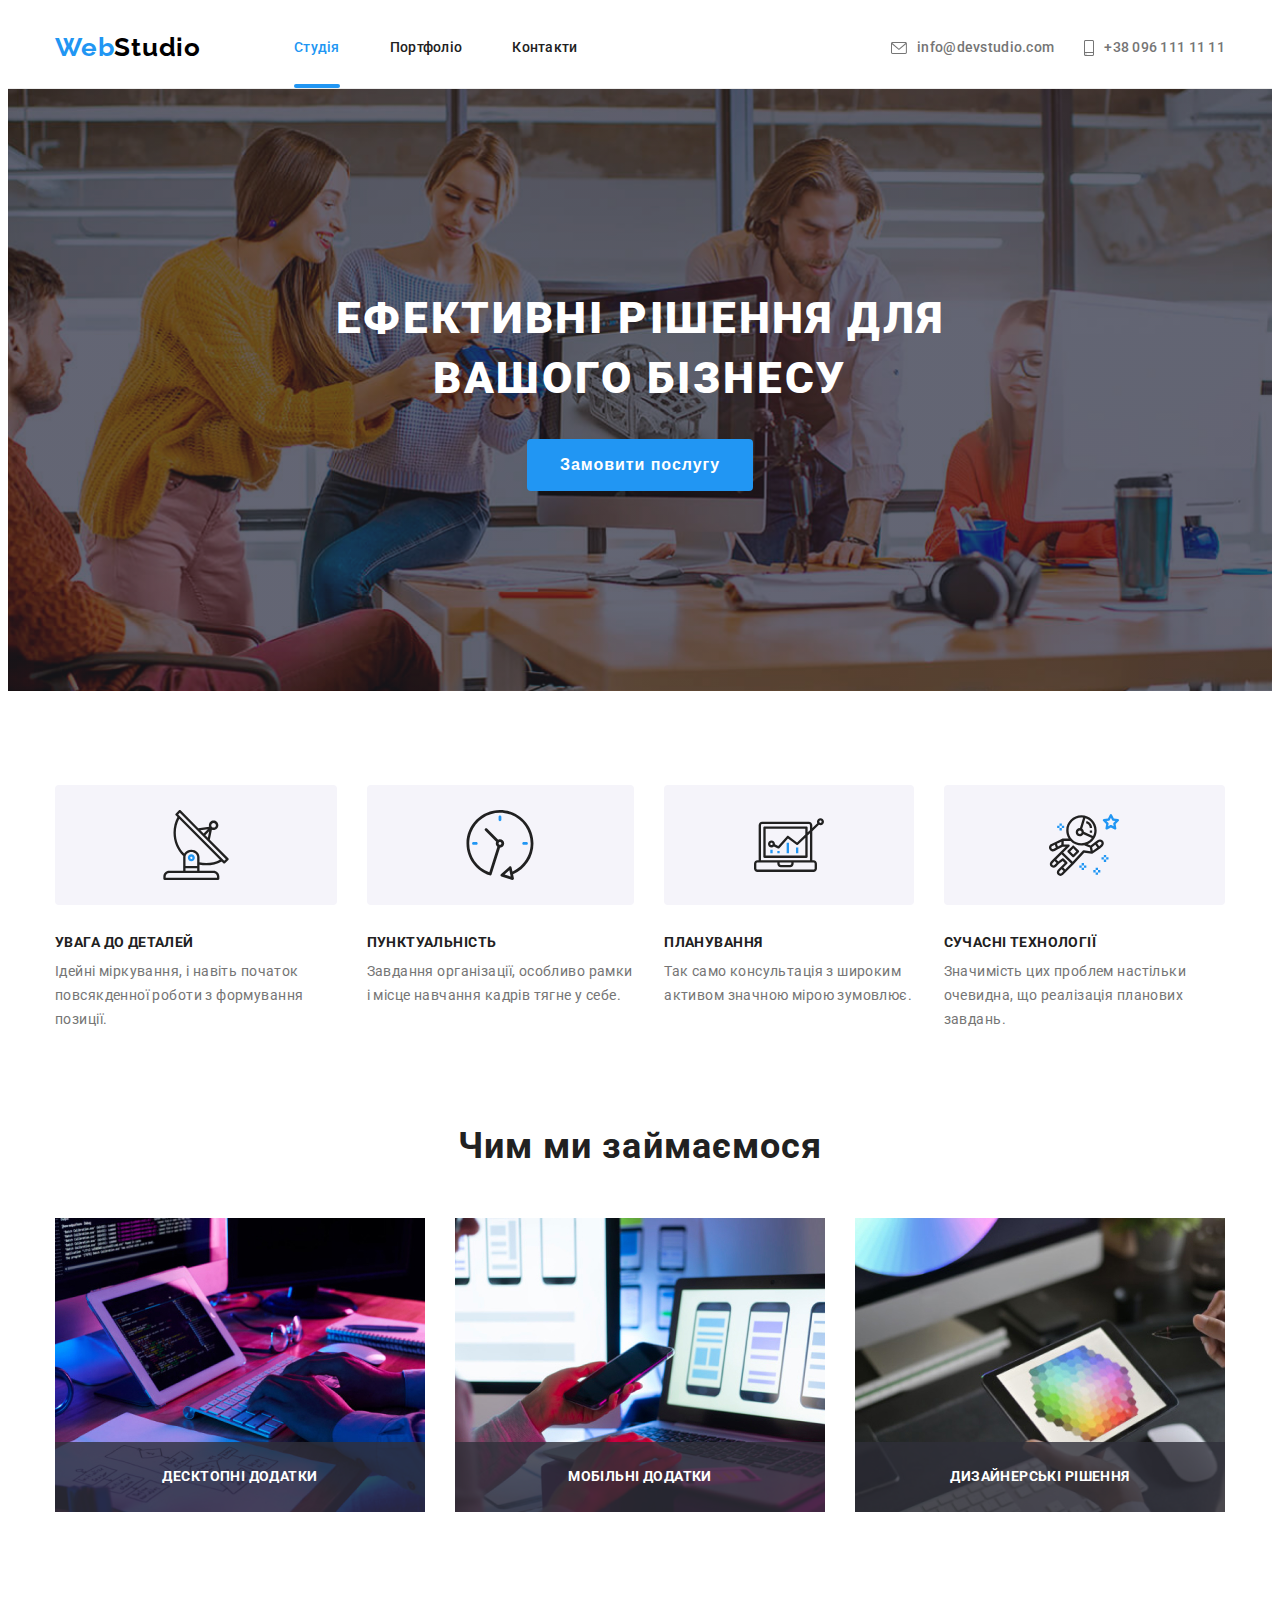
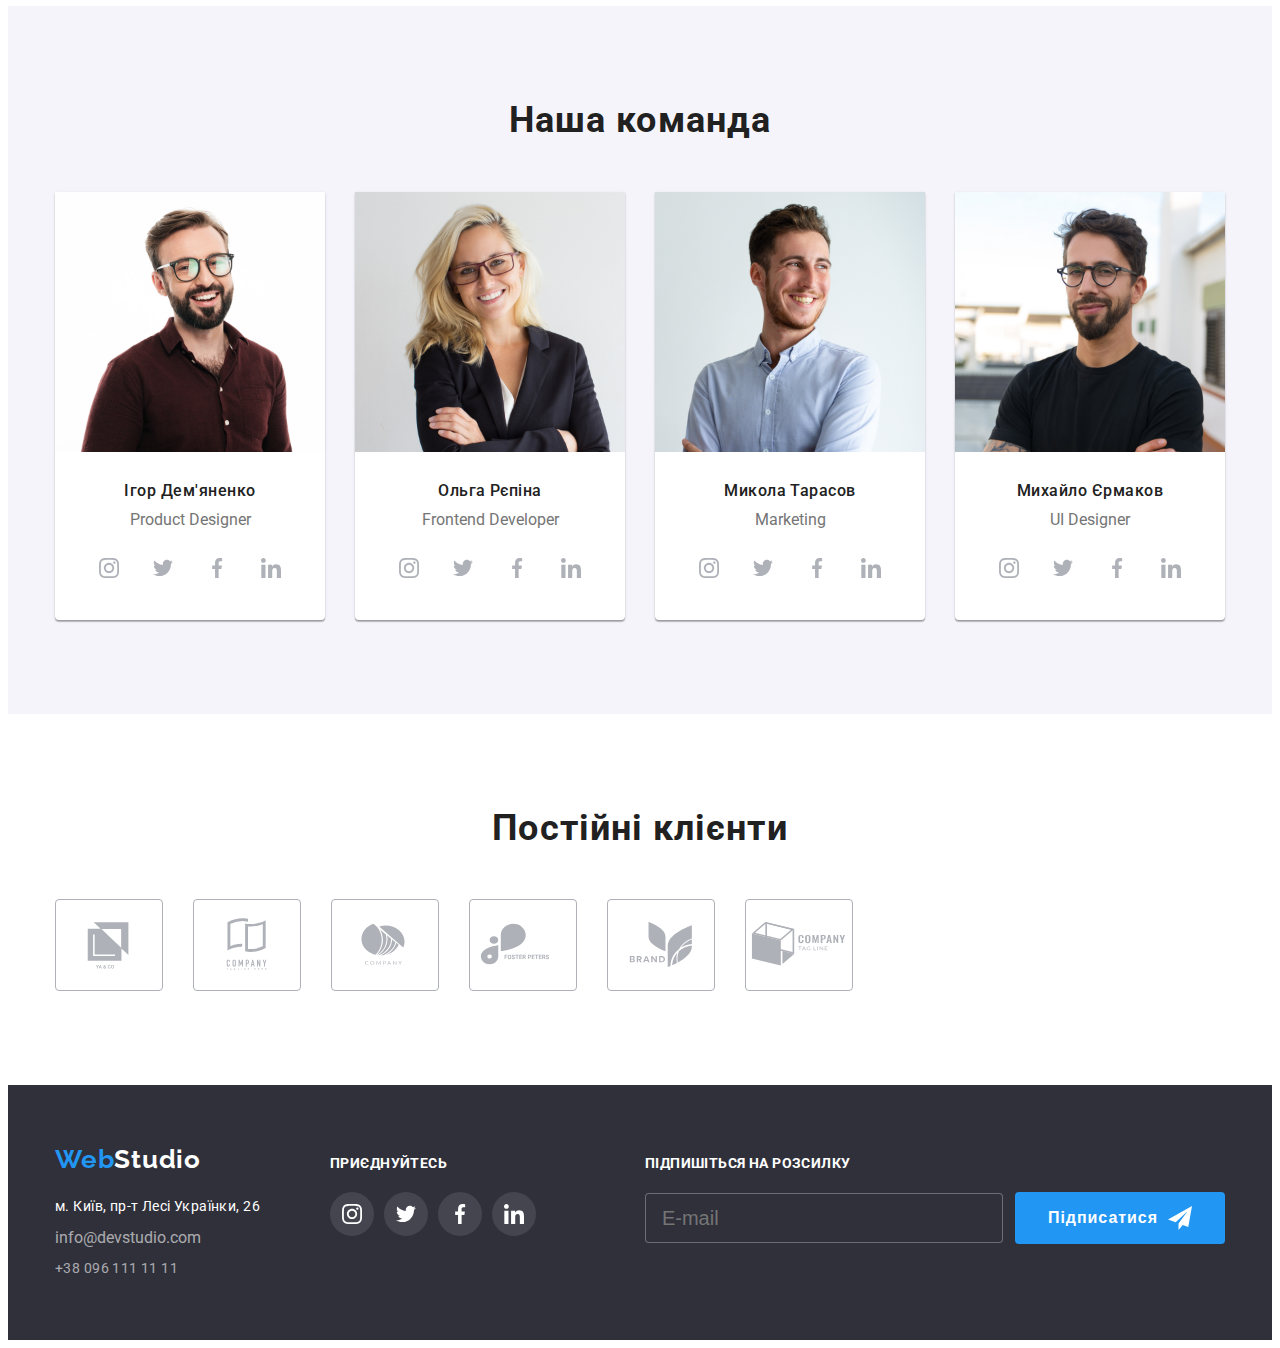
<file: index.html>
<!DOCTYPE html>
<html lang="uk">
<head>
    <meta charset="UTF-8" />
    <meta http-equiv="X-UA-Compatible" content="IE=edge" />
    <meta name="viewport" content="width=device-width, initial-scale=1.0" />
    <title>WebStudio</title>
    <link rel="preconnect" href="https://fonts.googleapis.com">
    <link rel="preconnect" href="https://fonts.gstatic.com" crossorigin>
    <link href="https://fonts.googleapis.com/css2?family=Raleway:wght@700&family=Roboto:wght@400;500;700;900&display=swap" 
    rel="stylesheet">
    <link rel="stylesheet" href="./сss/styles.css">
</head>
<body style="body">
    <header class="header">
        <div class="container header-nav">
            <nav class="main-nav">
                <a href="/" class="main-nav__logo">Web<span class="main-nav__name">Studio</span>
                </a>
                <ul class="main-nav__site list">
                    <li class="main-nav__item"><a class="main-nav__link current" href="/">Студія</a></li>
                    <li class="main-nav__item"><a class="main-nav__link" href="./portfolio.html">Портфоліо</a></li>
                    <li class="main-nav__item"><a class="main-nav__link" href="/">Контакти</a></li>
                </ul>
            </nav>
            <ul class="site-auth list">
                <li class="site-auth__item">
                    <a class="main-mail" href="mailto:info@devstudio.com">
                        <svg class="main-mail__link-icon" width="16" height="12">
                            <use href="./images/icons.svg/symbol-defs.svg#icon-envelope"></use>
                        </svg>
                        info@devstudio.com
                    </a>
                </li>
                <li class="site-auth__item">
                    <a class="main-tel tel-icon" href="tel:+380961111111">
                        <svg class="main-tel__link-icon" width="10" height="16">
                            <use href="./images/icons.svg/symbol-defs.svg#icon-smartphone"></use>
                        </svg>
                        +38 096 111 11 11
                    </a>
                </li>
            </ul>
        </div>
    </header>
    <main>
        <section class="section overlay">
            <div class="container">
                <h1 class="section__title">Ефективні рішення для вашого бізнесу</h1>
                <button class="button" data-modal-open type="button">Замовити послугу</button>
            </div>
            <!-- модальне вікно -->
            <div class="backdrop is-hidden" data-modal>
                <div class="modal">
                    <button class="main-cross" type="button" data-modal-close>
                        <svg class="cross" width="18" height="18">
                            <use href="./images/icons.svg/symbol-defs.svg#close-black-18dp"></use>
                        </svg>
                    </button>
                    <form name="form-buy" class="modal-form">
                        <p class="modal-subtitle">Залиште свої дані, ми вам передзвонимо</p>
                        <label for="user-name" class="modal-lable">Ім'я</label>
                        <div class="input-wrapper">
                            <input 
                                type="name" 
                                class="modal-input" 
                                name="user-name" 
                                id="user-name" 
                                required
                            >
                            <svg class="input-icon" width='18' height='18'>
                                <use href="./images/icons.svg/symbol-defs.svg#person"></use>
                            </svg>
                        </div>
                        <label for="user-tel" class="modal-lable">Телефон</label>
                        <div class="input-wrapper">
                            <input 
                                type="tel" 
                                class="modal-input" 
                                name="user-tel" 
                                id="user-tel"
                            >
                            <svg class="input-icon" width='18' height='18'>
                                <use href="./images/icons.svg/symbol-defs.svg#phone"></use>
                            </svg>
                        </div>
                        <label for="user-post" class="modal-lable">Пошта</label>
                        <div class="input-wrapper">
                            <input 
                                type="post" 
                                class="modal-input" 
                                name="user-post" 
                                id="user-post"
                            >
                            <svg class="input-icon" width='18' height='18'>
                                <use href="./images/icons.svg/symbol-defs.svg#email"></use>
                            </svg>
                        </div>
                        <label for="user-comment" class="modal-lable">Коментар</label>
                        <textarea 
                            name="user-comment" 
                            id="user-comment" 
                            cols="50" 
                            rows="5" 
                            placeholder="Введіть текст"
                            class="modal-textarea">
                        </textarea>
                        <div class="input-wrapper check-line">
                            <input 
                                type="checkbox" 
                                value="agree" 
                                name="checkbox-agree" 
                                class="visually-hidden"
                                id="checkbox-agree">
                            <label for="checkbox-agree" class="checkbox-agree">
                                Погоджуюся з розсилкою та приймаю&nbsp
                                <a href="/" class="modal-conditions">
                                    Умови договору
                                </a>
                            </label>
                        </div>
                        <button type="submit" class="button button-size">Відправити</button>
                    </form>
                </div>
            </div>
            <!--  -->
        </section>
        <section class="list strong">
            <div class="container">
                <h2 class="visually-hidden">Переваги</h2>
                <ul class="benefits list">
                    <li class="benefits__items">
                        <div class="benefits__antenna">
                            <svg class="antenna" width="70" height="70">
                                <use href="./images/icons.svg/symbol-defs.svg#icon-antenna"></use>
                            </svg>
                        </div>
                        <h3 class="benefits__quote">Увага до деталей</h3>
                        <p class="benefits__text">Ідейні міркування, і навіть початок повсякденної роботи з формування позиції.
                        </p>
                    </li>
                    <li class="benefits__items">
                        <div class="benefits__antenna">
                            <svg class="antenna" width="70" height="70">
                                <use href="./images/icons.svg/symbol-defs.svg#icon-clock"></use>
                            </svg>
                        </div>
                        <h3 class="benefits__quote">Пунктуальність</h3>
                        <p class="benefits__text">Завдання організації, особливо рамки і місце навчання кадрів тягне у себе.</p>
                    </li>
                    <li class="benefits__items">
                        <div class="benefits__antenna">
                            <svg class="antenna" width="70" height="70">
                                <use href="./images/icons.svg/symbol-defs.svg#icon-diagram"></use>
                            </svg>
                        </div>
                        <h3 class="benefits__quote">Планування</h3>
                        <p class="benefits__text">Так само консультація з широким активом значною мірою зумовлює.</p>
                    </li>
                    <li class="benefits__items">
                        <div class="benefits__antenna">
                            <svg class="antenna" width="70" height="70">
                                <use href="./images/icons.svg/symbol-defs.svg#icon-astronaut"></use>
                            </svg>
                        </div>
                        <h3 class="benefits__quote">Сучасні технології</h3>
                        <p class="benefits__text">Значимість цих проблем настільки очевидна, що реалізація планових завдань.</p>
                    </li>
                </ul>
            </div>
        </section>
        <section class="desc">
            <div class="container">
                <h2 class="desc-one">Чим ми займаємося</h2>
                <ul class="work list">
                    <li class="work__foto">
                        <img src="./images/img.jpg" alt="Десктопні додатки" width="370">
                        <!-- текст поверх картинки -->
                        <div class="work__desktop">
                            <p class="applications">
                                Десктопні додатки
                            </p>
                        </div>
                        <!--  -->
                    </li>
                    <li class="work__foto">
                        <img src="./images/img(1).jpg" alt="Мобільні додатки" width="370">
                        <div class="work__desktop">
                            <p class="applications">
                                Мобільні додатки
                            </p>
                        </div>
                    </li>
                    <li class="work__foto">
                        <img src="./images/img(2).jpg" alt="Дизайнерські рішення" width="370">
                        <div class="work__desktop">
                            <p class="applications">
                                Дизайнерські рішення
                            </p>
                        </div>
                    </li>
                </ul>
            </div>
        </section>
        <section class="team">
            <div class="container">
                <h2 class="team-caption">Наша команда</h2>
                <ul class="team-item list">
                    <li class="card">
                        <img src="./images/img(3).jpg" alt="Ігор Дем'яненко" width="270">
                        <div class="professionals">
                            <h3 class="excerpt">Ігор Дем'яненко</h3>
                            <p class="subject">Product Designer</p>
                        </div>
                        <div>
                            <ul class="thumb list">
                                <li class="element">
                                    <a href="" class="elements">
                                        <svg class="social-icon" width="20" height="20">
                                            <use href="./images/icons.svg/symbol-defs.svg#icon-instagram"></use>
                                        </svg>
                                    </a>
                                </li>
                                <li class="element">
                                    <a href="" class="elements">
                                        <svg class="social-icon" width="20" height="20">
                                            <use href="./images/icons.svg/symbol-defs.svg#icon-twitter"></use>
                                        </svg>
                                    </a>
                                </li>
                                <li class="element">
                                    <a href="" class="elements">
                                        <svg class="social-icon" width="20" height="20">
                                            <use href="./images/icons.svg/symbol-defs.svg#icon-facebook"></use>
                                        </svg>
                                    </a>
                                </li>
                                <li class="element">
                                    <a href="" class="elements">
                                        <svg class="social-icon" width="20" height="20">
                                            <use href="./images/icons.svg/symbol-defs.svg#icon-linkedin"></use>
                                        </svg>
                                    </a>
                                </li>
                            </ul>
                        </div>
                    </li>
                    <li class="card">
                        <img src="./images/img(4).jpg" alt="Ольга Рєпіна" width="270">
                        <div class="professionals">
                            <h3 class="excerpt">Ольга Рєпіна</h3>
                            <p class="subject">Frontend Developer</p>
                        </div>
                        <ul class="thumb list">
                            <li class="element">
                                <a href="" class="elements">
                                    <svg class="social-icon" width="20" height="20">
                                        <use href="./images/icons.svg/symbol-defs.svg#icon-instagram"></use>
                                    </svg>
                                </a>
                            </li>
                            <li class="element">
                                <a href="" class="elements">
                                    <svg class="social-icon" width="20" height="20">
                                        <use href="./images/icons.svg/symbol-defs.svg#icon-twitter"></use>
                                    </svg>
                                </a>
                            </li>
                            <li class="element">
                                <a href="" class="elements">
                                    <svg class="social-icon" width="20" height="20">
                                        <use href="./images/icons.svg/symbol-defs.svg#icon-facebook"></use>
                                    </svg>
                                </a>
                            </li>
                            <li class="element">
                                <a href="" class="elements">
                                    <svg class="social-icon" width="20" height="20">
                                        <use href="./images/icons.svg/symbol-defs.svg#icon-linkedin"></use>
                                    </svg>
                                </a>
                            </li>
                        </ul>
                    </li>
                    <li class="card">
                        <img src="./images/img(5).jpg" alt="Микола Тарасов" width="270">
                        <div class="professionals">
                            <h3 class="excerpt">Микола Тарасов</h3>
                            <p class="subject">Marketing</p>
                        </div>
                        <ul class="thumb list">
                            <li class="element">
                                <a href="" class="elements">
                                    <svg class="social-icon" width="20" height="20">
                                        <use href="./images/icons.svg/symbol-defs.svg#icon-instagram"></use>
                                    </svg>
                                </a>
                            </li>
                            <li class="element">
                                <a href="" class="elements">
                                    <svg class="social-icon" width="20" height="20">
                                        <use href="./images/icons.svg/symbol-defs.svg#icon-twitter"></use>
                                    </svg>
                                </a>
                            </li>
                            <li class="element">
                                <a href="" class="elements">
                                    <svg class="social-icon" width="20" height="20">
                                        <use href="./images/icons.svg/symbol-defs.svg#icon-facebook"></use>
                                    </svg>
                                </a>
                            </li>
                            <li class="element">
                                <a href="" class="elements">
                                    <svg class="social-icon" width="20" height="20">
                                        <use href="./images/icons.svg/symbol-defs.svg#icon-linkedin"></use>
                                    </svg>
                                </a>
                            </li>
                        </ul>
                    </li>
                    <li class="card">
                        <img src="./images/img(6).jpg" alt="Михайло Єрмаков" width="270">
                        <div class="professionals">
                            <h3 class="excerpt">Михайло Єрмаков</h3>
                            <p class="subject">UI Designer</p>
                        </div>
                        <ul class="thumb list">
                            <li class="element">
                                <a href="" class="elements">
                                    <svg class="social-icon" width="20" height="20">
                                        <use href="./images/icons.svg/symbol-defs.svg#icon-instagram"></use>
                                    </svg>
                                </a>
                            </li>
                            <li class="element">
                                <a href="" class="elements">
                                    <svg class="social-icon" width="20" height="20">
                                        <use href="./images/icons.svg/symbol-defs.svg#icon-twitter"></use>
                                    </svg>
                                </a>
                            </li>
                            <li class="element">
                                <a href="" class="elements">
                                    <svg class="social-icon" width="20" height="20">
                                        <use href="./images/icons.svg/symbol-defs.svg#icon-facebook"></use>
                                    </svg>
                                </a>
                            </li>
                            <li class="element">
                                <a href="" class="elements">
                                    <svg class="social-icon" width="20" height="20">
                                        <use href="./images/icons.svg/symbol-defs.svg#icon-linkedin"></use>
                                    </svg>
                                </a>
                            </li>
                        </ul>
                    </li>
                </ul>
            </div>
        </section>
        <section class="client">
            <div class="container">
                <h2 class="client__company">Постійні клієнти</h2>
                <ul class="companys">
                    <li class="companys__logo">
                        <a href="" class="companys__company">
                            <svg class="company" width="106" height="60">
                                <use href="./images/icons.svg/symbol-defs.svg#icon-Logo1"></use>
                            </svg>
                        </a>
                    </li>
                    <li class="companys__logo">
                        <a href="" class="companys__company">
                            <svg class="company" width="106" height="60">
                                <use href="./images/icons.svg/symbol-defs.svg#icon-Logo2"></use>
                            </svg>
                        </a>
                    </li>
                    <li class="companys__logo">
                        <a href="" class="companys__company">
                            <svg class="company" width="106" height="60">
                                <use href="./images/icons.svg/symbol-defs.svg#icon-Logo3"></use>
                            </svg>
                        </a>
                    </li>
                    <li class="companys__logo">
                        <a href="" class="companys__company">
                            <svg class="company" width="106" height="60">
                                <use href="./images/icons.svg/symbol-defs.svg#icon-Logo4"></use>
                            </svg>
                        </a>
                    </li>
                    <li class="companys__logo">
                        <a href="" class="companys__company">
                            <svg class="company" width="106" height="60">
                                <use href="./images/icons.svg/symbol-defs.svg#icon-Logo5"></use>
                            </svg>
                        </a>
                    </li>
                    <li class="companys__logo">
                        <a href="" class="companys__company">
                            <svg class="company" width="106" height="60">
                                <use href="./images/icons.svg/symbol-defs.svg#icon-Logo6"></use>
                            </svg>
                        </a>
                    </li>
                </ul>
            </div>
        </section>
    </main>
    <footer class="footer">
        <div class="container contacts">
            <div class="contacts-address">
                <a href="/" class="logo">Web<span class="title">Studio</span></a>
                <address class="address">
                    <ul class="address-list decoration list">
                        <li><a class="map" href="https://goo.gl/maps/6XQhRdbRvdG7q7pF7">м. Київ, пр-т Лесі Українки,
                                26</a></li>
                        <li><a class="mail" href="mailto:info@devstudio.com">info@devstudio.com</a></li>
                        <li><a class="tel" href="tel:+380961111111">+38 096 111 11 11</a></li>
                    </ul>
                </address>
            </div>
            <div>
                <p class="slogan">приєднуйтесь</p>
                <ul class="lists">
                    <li class="networks">
                        <a href="" class="instagram">
                            <svg class="icons-link" width="20" height="20">
                                <use href="./images/icons.svg/symbol-defs.svg#icon-instagram1"></use>
                            </svg>
                        </a>
                    </li>
                    <li class="networks">
                        <a href="" class="instagram">
                            <svg class="icons-link" width="20" height="20">
                                <use href="./images/icons.svg/symbol-defs.svg#icon-twitter1"></use>
                            </svg>
                        </a>
                    </li>
                    <li class="networks">
                        <a href="" class="instagram">
                            <svg class="icons-link" width="20" height="20">
                                <use href="./images/icons.svg/symbol-defs.svg#icon-facebook1"></use>
                            </svg>
                        </a>
                    </li>
                    <li class="networks">
                        <a href="" class="instagram">
                            <svg class="icons-link" width="20" height="20">
                                <use href="./images/icons.svg/symbol-defs.svg#icon-linkedin1"></use>
                            </svg>
                        </a>
                    </li>
                </ul>
            </div>
            <div class="contacts-social">
                <p class="slogan">
                    Підпишіться на розсилку
                </p>
                <form name="footer-email" class="footer-email">
                    <input 
                        type="email" 
                        class="email" 
                        name="user-email" 
                        id="" 
                        placeholder="E-mail"
                    >
                    <button type="submit" class="button telegram">
                        Підписатися
                        <svg class="icon-telegram" width="24" height="24">
                            <use href="./images/icons.svg/symbol-defs.svg#telegram"></use>
                        </svg>
                    </button>
                </form>
            </div>
        </div>
    </footer>
    <script src="./js/modal.js"></script>
</body>
</html>
</file>
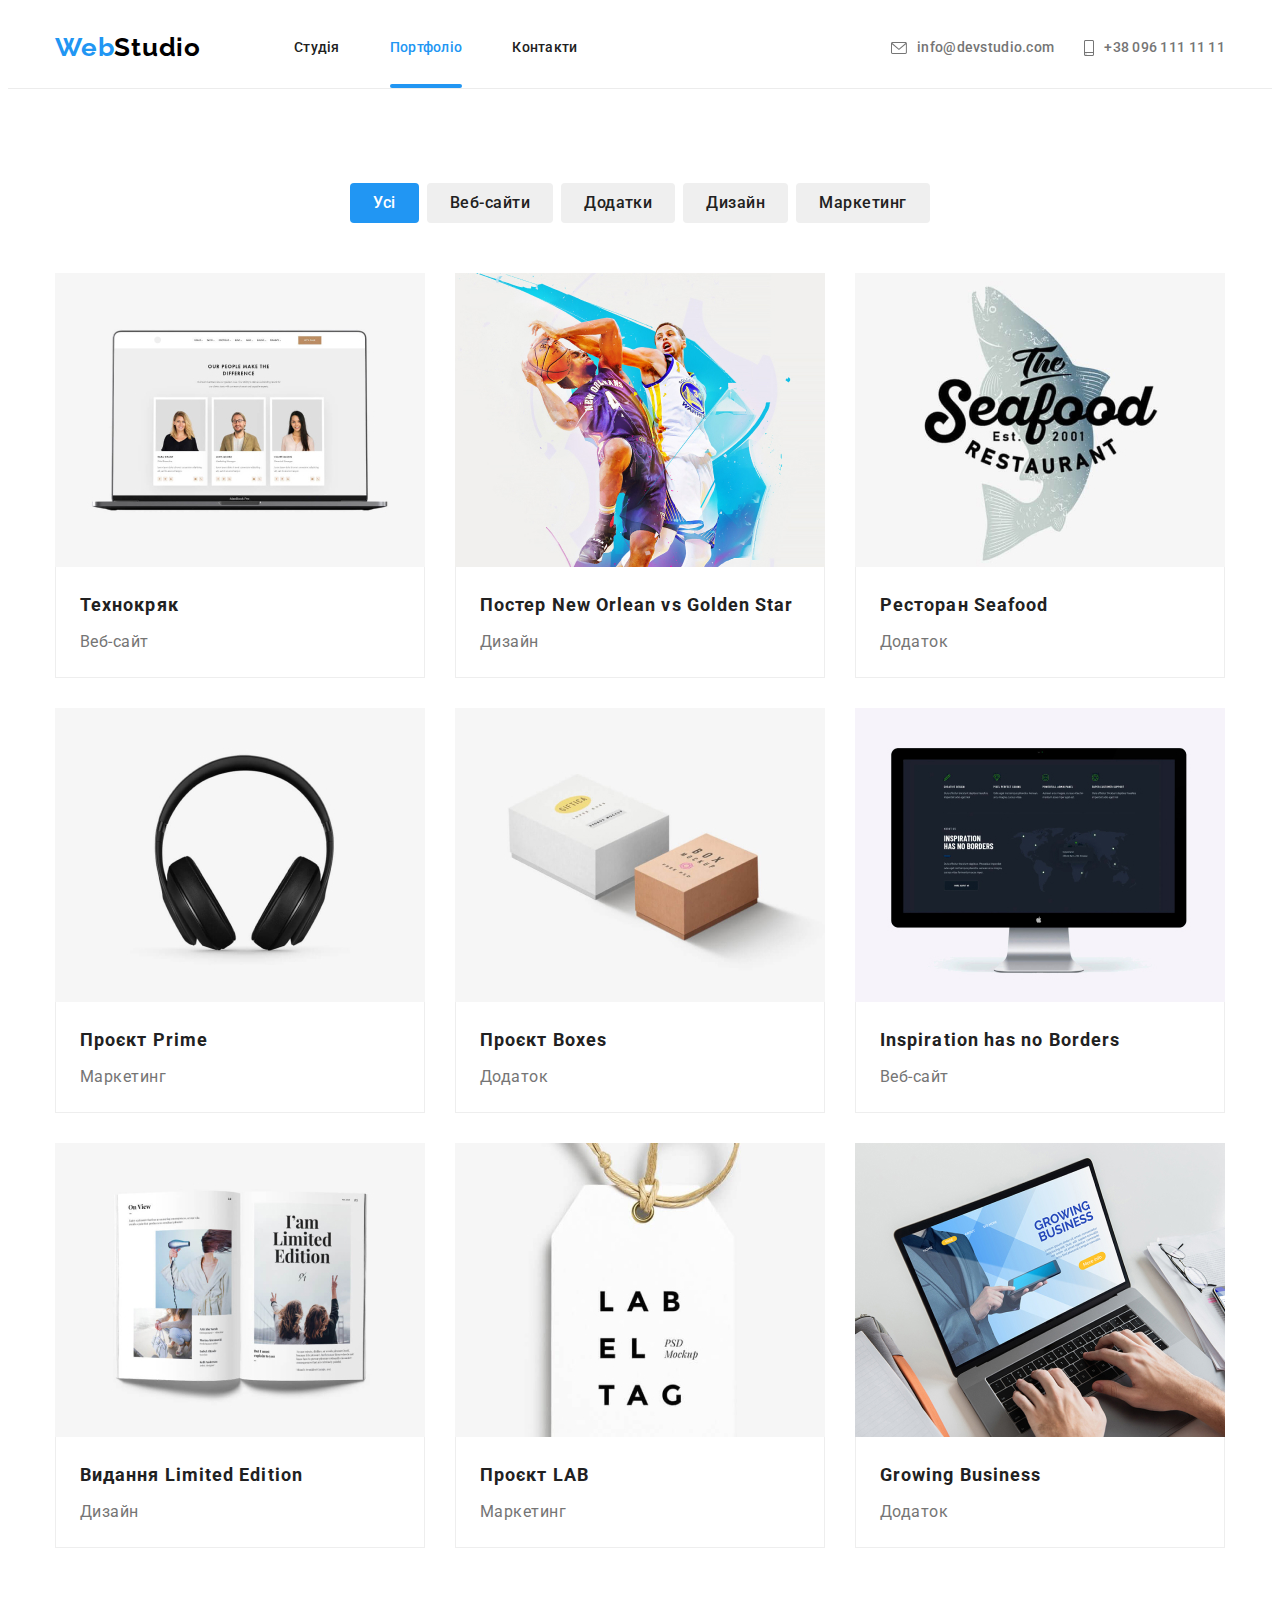
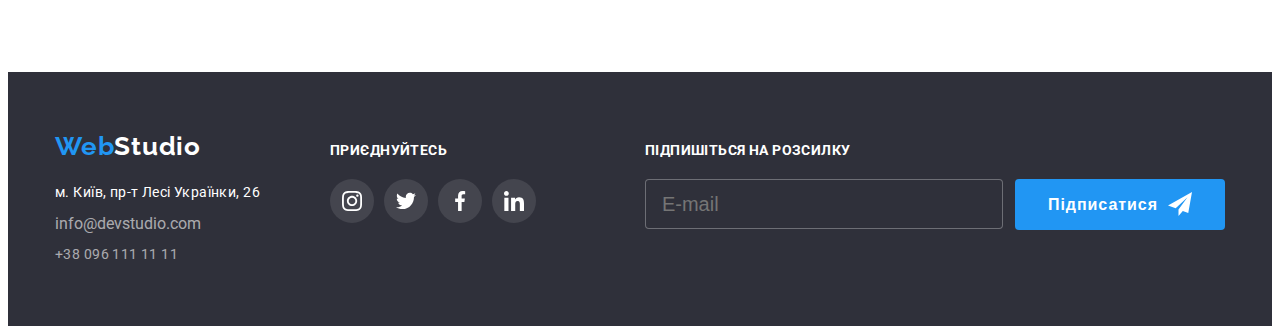
<file: portfolio.html>
<!DOCTYPE html>
<html lang="uk">
<head>
    <meta charset="UTF-8">
    <meta http-equiv="X-UA-Compatible" content="IE=edge">
    <meta name="viewport" content="width=device-width, initial-scale=1.0">
    <title>portfolio</title>
    <link rel="preconnect" href="https://fonts.googleapis.com">
    <link rel="preconnect" href="https://fonts.gstatic.com" crossorigin>
    <link href="https://fonts.googleapis.com/css2?family=Raleway:wght@700&family=Roboto:wght@400;500;700;900&display=swap"
    rel="stylesheet">
    <link rel="stylesheet" href="./сss/styles.css">
</head>
<body class="body">
    <header class="header">
        <div class="container header-nav">
            <nav class="main-nav">
                <a href="/" class="main-nav__logo">Web<span class="main-nav__name">Studio</span>
                </a>
                <ul class="main-nav__site list">
                    <li class="main-nav__item"><a class="main-nav__link" href="/">Студія</a></li>
                    <li class="main-nav__item"><a class="main-nav__link current" href="./portfolio.html">Портфоліо</a></li>
                    <li class="main-nav__item"><a class="main-nav__link" href="/">Контакти</a></li>
                </ul>
            </nav>
            <ul class="site-auth list">
                <li class="site-auth__item">
                    <a class="main-mail" href="mailto:info@devstudio.com">
                        <svg class="main-mail__link-icon" width="16" height="12">
                            <use href="./images/icons.svg/symbol-defs.svg#icon-envelope"></use>
                        </svg>
                        info@devstudio.com
                    </a>
                </li>
                <li class="site-auth__item">
                    <a class="main-tel tel-icon" href="tel:+380961111111">
                        <svg class="main-tel__link-icon" width="10" height="16">
                            <use href="./images/icons.svg/symbol-defs.svg#icon-smartphone"></use>
                        </svg>
                        +38 096 111 11 11
                    </a>
                </li>
            </ul>
        </div>
    </header>
    <main>
        <section class="filter">
            <div class="container">
                <h1 class="visually-hidden">Портфоліо</h1>
                <ul class="hero-button list">
                    <li class="filters"><button class="btn current border" type="button">Усі</button></li>
                    <li class="filters"><button class="btn" type="button">Веб-сайти</button></li>
                    <li class="filters"><button class="btn" type="button">Додатки</button></li>
                    <li class="filters"><button class="btn" type="button">Дизайн</button></li>
                    <li class="filters"><button class="btn" type="button">Маркетинг</button></li>
                </ul>
                <ul class="list card-second">
                    <li class="cards">
                        <a href="/" class="link-card border">
                            <div class="primary-website">
                                <img src="./images/filters1.jpg" alt="filters1" width="370">
                                <div class="main-website img-wrapper">
                                    <p class="website">
                                        Ресурс пропонує комплексні пропозиції з різним рівнем функціоналу та сервісів. Все це дозволить відвідувачу
                                        отримати вичерпні відомості про компанію чи приватну особу.
                                    </p>
                                </div>
                            </div>
                            <div class="after-cards">
                                <h2 class="heading">Технокряк</h2>
                                <p class="tagline">Веб-сайт</p>
                            </div>
                        </a>
                    </li>
                    <li class="cards">
                        <a href="/" class="link-card border">
                            <div class="primary-website">
                                <img src="./images/filters2.jpg" alt="filters2" width="370">
                                <div class="main-website img-wrapper">
                                    <p class="website">
                                        Ресурс пропонує комплексні пропозиції з різним рівнем функціоналу та сервісів. Все це дозволить відвідувачу
                                        отримати вичерпні відомості про компанію чи приватну особу.
                                    </p>
                                </div>
                            </div>
                            <div class="after-cards">
                                <h2 class="heading">Постер New Orlean vs Golden Star</h2>
                                <p class="tagline">Дизайн</p>
                            </div>
                        </a>
                    </li>
                    <li class="cards">
                        <a href="/" class="link-card border">
                            <div class="primary-website">
                                <img src="./images/filters3.jpg" alt="filters3" width="370">
                                <div class="main-website img-wrapper">
                                    <p class="website">
                                        Ресурс пропонує комплексні пропозиції з різним рівнем функціоналу та сервісів. Все це дозволить відвідувачу
                                        отримати вичерпні відомості про компанію чи приватну особу.
                                    </p>
                                </div>
                            </div>
                            <div class="after-cards">
                                <h2 class="heading">Ресторан Seafood</h2>
                                <p class="tagline">Додаток</p>
                            </div>
                        </a>
                    </li>
                    <li class="cards">
                        <a href="/" class="link-card border">
                            <div class="primary-website">
                                <img src="./images/filters4.jpg" alt="filters4" width="370">
                                <div class="main-website img-wrapper">
                                    <p class="website">
                                        Ресурс пропонує комплексні пропозиції з різним рівнем функціоналу та сервісів. Все це дозволить відвідувачу
                                        отримати вичерпні відомості про компанію чи приватну особу.
                                    </p>
                                </div>
                            </div>
                            <div class="after-cards">
                                <h2 class="heading">Проєкт Prime</h2>
                                <p class="tagline">Маркетинг</p>
                            </div>
                        </a>
                    </li>
                    <li class="cards">
                        <a href="/" class="link-card border">
                            <div class="primary-website">
                                <img src="./images/filters5.jpg" alt="filters5" width="370">
                                <div class="main-website img-wrapper">
                                    <p class="website">
                                        Ресурс пропонує комплексні пропозиції з різним рівнем функціоналу та сервісів. Все це дозволить відвідувачу
                                        отримати вичерпні відомості про компанію чи приватну особу.
                                    </p>
                                </div>
                            </div>
                            <div class="after-cards">
                                <h2 class="heading">Проєкт Boxes</h2>
                                <p class="tagline">Додаток</p>
                            </div>
                        </a>
                    </li>
                    <li class="cards">
                        <a href="/" class="link-card border">
                            <div class="primary-website">
                                <img src="./images/filters6.jpg" alt="filters6" width="370">
                                <div class="main-website img-wrapper">
                                    <p class="website">
                                        Ресурс пропонує комплексні пропозиції з різним рівнем функціоналу та сервісів. Все це дозволить відвідувачу
                                        отримати вичерпні відомості про компанію чи приватну особу.
                                    </p>
                                </div>
                            </div>
                            <div class="after-cards">
                                <h2 class="heading">Inspiration has no Borders</h2>
                                <p class="tagline">Веб-сайт</p>
                            </div>
                        </a>
                    </li>
                    <li class="cards">
                        <a href="/" class="link-card border">
                            <div class="primary-website">
                                <img src="./images/filters7.jpg" alt="filters7" width="370">
                                <div class="main-website img-wrapper">
                                    <p class="website">
                                        Ресурс пропонує комплексні пропозиції з різним рівнем функціоналу та сервісів. Все це дозволить відвідувачу
                                        отримати вичерпні відомості про компанію чи приватну особу.
                                    </p>
                                </div>
                            </div>
                            <div class="after-cards">
                                <h2 class="heading">Видання Limited Edition</h2>
                                <p class="tagline">Дизайн</p>
                            </div>
                        </a>
                    </li>
                    <li class="cards">
                        <a href="/" class="link-card border">
                            <div class="primary-website">
                                <img src="./images/filters8.jpg" alt="filters8" width="370">
                                <div class="main-website img-wrapper">
                                    <p class="website">
                                        Ресурс пропонує комплексні пропозиції з різним рівнем функціоналу та сервісів. Все це дозволить відвідувачу
                                        отримати вичерпні відомості про компанію чи приватну особу.
                                    </p>
                                </div>
                            </div>
                            <div class="after-cards">
                                <h2 class="heading">Проєкт LAB</h2>
                                <p class="tagline">Маркетинг</p>
                            </div>
                        </a>
                    </li>
                    <li class="cards">
                        <a href="/" class="link-card border">
                            <div class="primary-website">
                                <img src="./images/filters9.jpg" alt="filters9" width="370">
                                <div class="main-website img-wrapper">
                                    <p class="website">
                                        Ресурс пропонує комплексні пропозиції з різним рівнем функціоналу та сервісів. Все це дозволить відвідувачу
                                        отримати вичерпні відомості про компанію чи приватну особу.
                                    </p>
                                </div>
                            </div>
                            <div class="after-cards">
                                <h2 class="heading">Growing Business</h2>
                                <p class="tagline">Додаток</p>
                            </div>
                        </a>
                    </li>
                </ul>
            </div>
        </section>
    </main>
    <footer class="footer">
        <div class="container contacts">
            <div class="contacts-address">
                <a href="/" class="logo">Web<span class="title">Studio</span></a>
                <address class="address">
                    <ul class="address-list decoration list">
                        <li><a class="map" href="https://goo.gl/maps/6XQhRdbRvdG7q7pF7">м. Київ, пр-т Лесі Українки,
                                26</a></li>
                        <li><a class="mail" href="mailto:info@devstudio.com">info@devstudio.com</a></li>
                        <li><a class="tel" href="tel:+380961111111">+38 096 111 11 11</a></li>
                    </ul>
                </address>
            </div>
            <div>
                <p class="slogan">приєднуйтесь</p>
                <ul class="lists">
                    <li class="networks">
                        <a href="" class="instagram">
                            <svg class="icons-link" width="20" height="20">
                                <use href="./images/icons.svg/symbol-defs.svg#icon-instagram1"></use>
                            </svg>
                        </a>
                    </li>
                    <li class="networks">
                        <a href="" class="instagram">
                            <svg class="icons-link" width="20" height="20">
                                <use href="./images/icons.svg/symbol-defs.svg#icon-twitter1"></use>
                            </svg>
                        </a>
                    </li>
                    <li class="networks">
                        <a href="" class="instagram">
                            <svg class="icons-link" width="20" height="20">
                                <use href="./images/icons.svg/symbol-defs.svg#icon-facebook1"></use>
                            </svg>
                        </a>
                    </li>
                    <li class="networks">
                        <a href="" class="instagram">
                            <svg class="icons-link" width="20" height="20">
                                <use href="./images/icons.svg/symbol-defs.svg#icon-linkedin1"></use>
                            </svg>
                        </a>
                    </li>
                </ul>
            </div>
            <div class="contacts-social">
                <p class="slogan">
                    Підпишіться на розсилку
                </p>
                <form name="footer-email" class="footer-email">
                    <input 
                    type="email" 
                    class="email" 
                    name="user-email" 
                    id="" 
                    placeholder="E-mail"
                    >
                    <button type="submit" class="button telegram">
                        Підписатися
                        <svg class="icon-telegram" width="24" height="24">
                            <use href="./images/icons.svg/symbol-defs.svg#telegram"></use>
                        </svg>
                    </button>
                </form>
            </div>
        </div>
    </footer>
</body>
</html>
</file>
<file: сss/styles.css>
:root {
    --main-color: #212121;
    --second-color: #757575;
    --button-text-color: #ffffff;
    --accent-color: #2196F3;
    --logo-main-color: rgba(33, 150, 243, 1);
    --logo-second-coolor: rgba(0, 0, 0, 1);
    --logo-last-color: rgba(255, 255, 255, 1);
    --logo-accent-color: #2196F3;
    --section-background-color: #2F303A;
    --address-contact-color: rgba(255, 255, 255, 0.6);
}

body {
    font-family: 'Roboto', sans-serif;
    color: var(--main-color);
}

* {
    box-sizing: border-box;
}

.container {
    margin-left: auto;
    margin-right: auto;
    width: 1200px;
    padding-left: 15px;
    padding-right: 15px;
}

.main-nav__name {
    color: var(--logo-second-coolor);
}

.main-nav__logo {
    padding-top: 24px;
    padding-bottom: 25px;

    font-family: 'Raleway';
    font-weight: 700;
    font-size: 26px;
    line-height: 1.14;
    letter-spacing: 0.03em;

    color: var(--logo-main-color);
}

.main-nav__logo {
    text-decoration: none;
}

.list {
    display: flex;
    list-style: none;
}

/* верхній список посилань */

.header-nav {
    display: flex;
    align-items: center;
}

.header {
    border-bottom: 1px solid rgba(236, 236, 236, 1);
}

.main-nav {
    display: flex;
    align-items: center;
}

.main-nav__site .main-nav__link:hover,
.main-nav__site .main-nav__link:focus {
    color: var(--accent-color);
}

/* швидкість ховера */
.main-nav__link {
    transition: color 250ms cubic-bezier(0.4, 0, 0.2, 1);
}

/*  */

.main-nav__site {
    margin: 0;
    margin-left: 93px;
    padding-left: 0;
    display: flex;

    font-weight: 500;
    font-size: 14px;
    line-height: 1.14;
    letter-spacing: 0.02em;
}

.main-nav__item {
    display: block;
    margin-right: 50px;
    padding-top: 32px;
    padding-bottom: 32px;

    position: relative;
}

.main-nav__item:last-child {
    margin-right: 0;
}

.main-nav__link::after {
    content: '';
    position: absolute;
    bottom: 0;
    display: block;
    width: 100%;
    height: 4px;
    background-color: #ffffff;
    opacity: 1;
    border-radius: 2px;
}

.thumbs {
    margin-right: 10px;
}

.main-border:hover {
    box-shadow: 0px 1px 3px rgba(0, 0, 0, 0.12),
        0px 1px 1px rgba(0, 0, 0, 0.14),
        0px 2px 1px rgba(0, 0, 0, 0.2);
    transition: color 250ms cubic-bezier(0.4, 0, 0.2, 1);
}

.main-nav__site .main-nav__link {
    color: var(--main-color);
}

/* для сторінки Портфоліо .site .link */
.main-nav__site .main-nav__link {
    color: var(--main-color);
}

/* .site .link */

.main-nav__site .main-nav__link.current {
    color: var(--accent-color);
}

.main-nav__site .main-nav__link.current::after {
    background-color: var(--accent-color);
}

.main-nav__site .main-nav__link {
    text-decoration: none;
}

/* іконкі */

.site-auth {
    margin: 0;
    padding-left: 0;
    display: flex;
    margin-left: auto;
    align-items: center;
}

.site-auth__item .main-mail {
    text-decoration: none;
}

.site-auth .main-tel {
    display: block;
}

.site-auth__item .main-tel {
    text-decoration: none;
    margin-left: 30px;
}

.site-auth .main-tel:hover,
.site-auth .main-tel:focus {
    color: var(--accent-color);
}

.site-auth .main-mail:hover,
.site-auth .main-mail:focus {
    color: var(--accent-color);
}

.site-auth__item .main-mail {
    display: flex;
    align-items: center;

    font-weight: 500;
    font-size: 14px;
    line-height: 1.14;
    letter-spacing: 0.02em;

    color: var(--second-color);
    transition: color 250ms cubic-bezier(0.4, 0, 0.2, 1);
}

.main-mail__link-icon {
    fill: currentColor;
    margin-right: 10px;
}

.site-auth__item .main-tel {
    display: flex;
    align-items: center;

    font-weight: 500;
    font-size: 14px;
    line-height: 1.14;
    letter-spacing: 0.02em;

    color: var(--second-color);
    transition: color 250ms cubic-bezier(0.4, 0, 0.2, 1);
}

.main-tel__link-icon {
    fill: currentColor;
    margin-right: 10px;
}

/* секція ефективні рішення */

.section__title {
    width: 696px;
    margin: 0;
    margin-left: auto;
    margin-right: auto;
    margin-bottom: 30px;
    text-transform: uppercase;

    font-weight: 900;
    font-size: 44px;
    line-height: 1.36;
    color: #FFFFFF;
    letter-spacing: 0.06em;
}

.section {
    padding-top: 200px;
    padding-bottom: 200px;
    text-align: center;
    background-color: var(--section-background-color);
    background-image: linear-gradient(rgba(47, 48, 58, 0.4),
            rgba(47, 48, 58, 0.4)),
        url("../images/Img\(1\).png");
}

.overlay {
    max-width: 1600px;
    margin-left: auto;
    margin-right: auto;
    background-repeat: no-repeat;
    background-position: center;
    position: inherit;
    background-size: cover;
}

/* модальне вікно */

.backdrop {
    position: fixed;
    top: 0;
    bottom: 0;
    left: 0;
    right: 0;
    width: 100%;
    height: 100%;
    background-color: rgba(0, 0, 0, 0.2);
    transition: opacity 500ms cubic-bezier(0.4, 0, 0.2, 1), visibility 500ms cubic-bezier(0.4, 0, 0.2, 1);
    opacity: 1;
}

.backdrop.is-hidden {
    visibility: hidden;
    opacity: 1;
    pointer-events: none;
}

.modal {
    position: absolute;
    top: 50%;
    left: 50%;
    padding: 40px;
    transform: translate(-50%, -50%) rotate(0);
    transition: transform 1000ms cubic-bezier(0.4, 0, 0.2, 1);

    width: 528px;

    background-color: #ffffff;
    border-radius: 4px;
}

.backdrop.is-hidden .modal {
    transform: rotate(-180deg);
}

.main-cross {
    display: flex;
    width: 30px;
    height: 30px;
    position: absolute;
    top: 8px;
    right: 8px;
    align-items: center;
    justify-content: center;
    cursor: pointer;
    border: 1px solid rgba(0, 0, 0, 0.1);
    border-radius: 50%;
    background-color: #ffffff;
    transition: fill 250ms cubic-bezier(0.4, 0, 0.2, 1);
}

.main-cross:hover,
.main-cross:focus {
    fill: var(--accent-color);
}

.modal-form {
    text-align: start;
}

.modal-subtitle {
    margin: 0;
    margin-bottom: 12px;

    font-weight: 700;
    font-size: 20px;
    line-height: 1.15;
    text-align: center;
    letter-spacing: 0.03em;
    color: var(--main-color);
}

.modal-input {
    width: 100%;
    height: 40px;
    padding-left: 45px;
    border-radius: 4px;
    border: 1px solid rgba(33, 33, 33, 0.2);
    transition: border-color 250ms cubic-bezier(0.4, 0, 0.2, 1);
}

.modal-input::placeholder {
    font-weight: 400;
    font-size: 12px;
    line-height: 1.16;
    letter-spacing: 0.01em;
    color: rgba(117, 117, 117, 0.5);
}

.modal-lable {
    display: block;
    width: 100%;
    padding: 0;
    margin-bottom: 4px;

    font-weight: 400;
    font-size: 12px;
    line-height: 1.16;
    letter-spacing: 0.01em;
    color: var(--second-color);
}

.input-wrapper {
    position: relative;
    margin-bottom: 10px;
}

.input-wrapper input {
    margin-bottom: 0;
}

.input-wrapper:focus-within .modal-input {
    outline: none;
    border-color: var(--accent-color);
}

.input-wrapper:hover .modal-input {
    outline: none;
    border-color: var(--accent-color);
}

.input-icon {
    position: absolute;
    left: 13px;
    top: 50%;
    transform: translateY(-50%);
    fill: #212121;
    transition: fill 250ms cubic-bezier(0.4, 0, 0.2, 1);
}

.modal-input:focus + .input-icon,
.modal-input:hover + .input-icon {
    fill: var(--accent-color);
}

.comment {
    height: 120px;
    margin-bottom: 20px;
}

.modal-textarea {
    width: 100%;
    height: 120px;
    border-radius: 4px;
    margin-bottom: 20px;
    resize: none;
    padding: 12px 16px;
    border: 1px solid rgba(33, 33, 33, 0.2);
    transition: border-color 250ms cubic-bezier(0.4, 0, 0.2, 1);
}

.modal-textarea::placeholder {
    font-weight: 400;
    font-size: 12px;
    line-height: 1.16;
    letter-spacing: 0.01em;
    color: rgba(117, 117, 117, 0.5);
}

.modal-textarea:focus-within {
    outline: none;
    border-color: var(--accent-color);
}

.modal-textarea:hover {
    outline: none;
    border-color: var(--accent-color);
}

.check-line {
    margin-bottom: 30px;
}

/* погоджуюся з розсилкою */
.checkbox-agree {
    display: flex;
    align-items: center;
    justify-content: center;

    font-weight: 400;
    font-size: 14px;
    line-height: 1.71;
    letter-spacing: 0.03em;
    color: var(--second-color);
}

.checkbox-agree::before {
    content: '';
    margin-right: 8px;
    display: flex;
    width: 14px;
    height: 13px;
    border: 2px solid #000000;
    border-radius: 2px;
}

.check-line input:checked + .checkbox-agree::before {
    background-color: var(--accent-color);
    border: 2px solid var(--accent-color);
    background-image: url(../images/icons.svg/Vector.svg);
    background-size: contain;
    background-repeat: no-repeat;
    background-position: center;
}

/*  */

.modal-conditions {
    color: var(--accent-color);
}

.button-size {
    width: 200px;
    height: 50px;
    align-items: center;
    justify-content: center;
}

/*  */

/* кнопка "Замовити послугу"*/

.button:hover,
.button:focus {
    background-color: #188CE8;
}

.button {
    border-radius: 4px;
    border: 1px solid transparent;
    padding: 10px 32px;

    color: var(--button-text-color);
    background-color: var(--logo-main-color);
    transition: background-color 250ms cubic-bezier(0.4, 0, 0.2, 1);
}

.button {
    cursor: pointer;
}

.button {
    font-weight: 700;
    font-size: 16px;
    line-height: 1.87;
    /* align-items: center;
    text-align: center; */
    letter-spacing: 0.06em;
    margin: 0 auto;
    display: block;
}

/* секія переваги */
.strong {
    padding-top: 94px;
    padding-bottom: 94px;
}

.benefits {
    margin: 0;
    padding-left: 0;
    display: flex;
}

.benefits__items {
    margin-right: 30px;
}

.benefits__items:last-child {
    margin-right: 0;
}

.benefits__antenna {
    display: flex;
    height: 120px;
    /* border: 2px solid red; */
    background-color: rgba(245, 244, 250, 1);
    justify-content: center;
    border-radius: 4px;
    margin-bottom: 30px;
}

.antenna {
    display: flex;
    height: auto;
}

.benefits .benefits__quote {
    margin-top: 0;
    margin-bottom: 10px;

    font-weight: 700;
    font-size: 14px;
    line-height: 1.14;
    letter-spacing: 0.03em;
    text-transform: uppercase;
}

.benefits .benefits__text {
    margin-top: 0;
    margin-bottom: 0;

    color: var(--second-color);

    font-weight: 400;
    font-size: 14px;
    line-height: 1.71;
    letter-spacing: 0.03em;
}

/* секція чим ми займаємося */

.desc {
    padding-bottom: 94px;
}

.desc-one {
    margin: 0;
    margin-bottom: 50px;

    font-weight: 700;
    font-size: 36px;
    line-height: 1.16;
    text-align: center;
    letter-spacing: 0.03em;
}

.work {
    display: flex;
    /* іконки розприділяються рівномірно по ширині сторінки */
    justify-content: space-between;
}

.work .work__foto {
    position: relative;
}

img {
    display: block;
    width: 100%;
    height: auto;
}

.work {
    padding-left: 0;
    margin-bottom: 0;
    margin-top: 0;
}

.work__desktop {
    display: flex;
    width: 100%;
    height: 70px;
    position: absolute;
    bottom: 0;
    justify-content: center;
    align-items: center;

    background-color: rgba(47, 48, 58, 0.8);
}

.applications {
    margin: 0;

    font-weight: 700;
    font-size: 14px;
    line-height: 1.14;
    letter-spacing: 0.03em;
    text-transform: uppercase;
    color: #FFFFFF;
}

/* секція наша команда */

.team {
    padding-top: 94px;
    padding-bottom: 94px;
    background-color: #F5F4FA;
}

.team-caption {
    margin-top: 0px;
    margin-bottom: 50px;

    font-weight: 700;
    font-size: 36px;
    line-height: 1.16;
    text-align: center;
    letter-spacing: 0.03em;
}

.team-item {
    display: flex;
    padding-left: 0;
    padding-right: 0;
    margin-top: 0;
    margin-bottom: 0;
}

.professionals {
    margin-top: 30px;
    margin-bottom: 16px;
}

.excerpt {
    margin: 0;
    margin-bottom: 10px;
}

.card {
    background-color: #ffffff;
    box-shadow: 0px 1px 3px rgba(0, 0, 0, 0.12),
        0px 1px 1px rgba(0, 0, 0, 0.14),
        0px 2px 1px rgba(0, 0, 0, 0.2);
    border-radius: 0px 0px 4px 4px;
}

.card {
    margin-right: 30px;
}

.card:last-child {
    margin-right: 0;
}

.team-item .excerpt {
    font-weight: 500;
    font-size: 16px;
    line-height: 1.18;
    letter-spacing: 0.03em;
    text-align: center;
}

.subject {
    margin: 0;

    font-weight: 400;
    font-size: 16px;
    line-height: 1.18;
    text-align: center;

    color: var(--second-color);
}

/* іконки секції Наша команда */

.card .thumb {
    display: flex;
    padding: 0;
    padding-bottom: 30px;
    justify-content: center;
    gap: 10px;
}

.element {
    width: 44px;
    height: 44px;
}

.elements:hover {
    background-color: var(--accent-color);
    fill: #ffffff;
}

.elements {
    height: 100%;
    width: 100%;
    display: flex;
    align-items: center;
    justify-content: center;
    border-radius: 50%;

    transition: background-color 250ms cubic-bezier(0.4, 0, 0.2, 1),
        fill 250ms cubic-bezier(0.4, 0, 0.2, 1);
}

.social-icon {
    fill: #AFB1B8;
}

.elements:hover .social-icon {
    fill: var(--button-text-color);
    transition: color 250ms cubic-bezier(0.4, 0, 0.2, 1);
}

/* секція Постійні клієнти */

.client {
    padding-top: 94px;
    padding-bottom: 94px;
}

.client__company {
    margin: 0;
    margin-bottom: 50px;
}

.client__company {
    font-weight: 700;
    font-size: 36px;
    line-height: 1.16;
    text-align: center;
    letter-spacing: 0.03em;
}

.companys {
    display: flex;
    list-style: none;
    margin: 0;
    padding: 0;
    gap: 30px;
}

.companys__logo {
    flex-basis: calc((100%-150px) / 6);
}

.companys__company {
    display: flex;
    height: 92px;
    border: 1px solid #AFB1B8;
    color: rgba(175, 177, 184, 1);
    justify-content: center;
    padding: 0;
    border-radius: 4px;
    transition: color 250ms cubic-bezier(0.4, 0, 0.2, 1);
}

.company {
    display: flex;
    height: auto;
    fill: currentColor
}

.companys__company:hover,
.companys__company:focus {
    border-color: 1px solid var(--accent-color);
    color: var(--accent-color);
}

/* секція контакти */

.footer {
    padding-top: 60px;
    padding-bottom: 60px;
    background-color: var(--section-background-color);
}

.decoration {
    padding-left: 0;
}

.footer .logo {
    display: block;
    margin-bottom: 20px;

    font-family: 'Raleway';
    font-style: normal;
    font-weight: 700;
    font-size: 26px;
    line-height: 1.19;
    letter-spacing: 0.03em;

    color: var(--logo-main-color);
}

.footer .logo {
    text-decoration: none;
}

.footer .logo .title {
    color: var(--logo-last-color);
}

.address-list {
    display: block;
    margin-top: 0;
    margin-bottom: 0;
}

.address-list .map:hover,
.address-list .map:focus {
    color: var(--accent-color);
}

.address-list .mail:hover,
.address-list .mail:focus {
    color: var(--accent-color);
}

.address-list .tel:hover,
.address-list .tel:focus {
    color: var(--accent-color);
}

.footer .map {
    display: block;
    margin-bottom: 9px;

    font-style: normal;
    font-weight: 400;
    font-size: 14px;
    line-height: 1.71;
    letter-spacing: 0.03em;
    color: #FFFFFF;
    transition: color 250ms cubic-bezier(0.4, 0, 0.2, 1);
}

.footer .map {
    text-decoration: none;
}

.mail {
    text-decoration: none;
}

.mail {
    display: block;
    margin-bottom: 9px;
    color: var(--address-contact-color);

    font-style: normal;
    transition: color 250ms cubic-bezier(0.4, 0, 0.2, 1);
}

.tel {
    font-style: normal;
    color: var(--address-contact-color);

    font-weight: 400;
    font-size: 14px;
    line-height: 24px;
    letter-spacing: 0.03em;
    transition: color 250ms cubic-bezier(0.4, 0, 0.2, 1);
}

.tel {
    text-decoration: none;
}

.slogan {
    margin: 0;
    margin-bottom: 20px;

    font-weight: 700;
    font-size: 14px;
    line-height: 1.14;
    letter-spacing: 0.03em;
    text-transform: uppercase;

    color: var(--button-text-color);
}

/* іконкі футера */

.contacts {
    display: flex;
    align-items: baseline;
}

.contacts-address {
    margin-right: 70px;
}

.lists {
    display: flex;
    margin: 0;
    padding: 0;
    list-style: none;
}

.networks {
    width: 44px;
    height: 44px;
    border-radius: 50%;
    margin-right: 10px;
}

.networks:last-child {
    margin-right: 0;
}

.instagram:hover {
    background-color: var(--accent-color);
}

.icons-link {
    fill: #FFFFFF;
}

.instagram {
    height: 100%;
    width: 100%;
    display: flex;
    align-items: center;
    justify-content: center;
    background-color: rgba(255, 255, 255, 0.1);
    border-radius: 50%;
    transition: background-color 250ms cubic-bezier(0.4, 0, 0.2, 1);
}

.footer-email {
    display: flex;
    align-items: center;
}

.email {
    width: 358px;
    height: 50px;
    padding: 0;
    padding-left: 16px;
    border: 1px solid rgba(255, 255, 255, 0.3);
    background-color: var(--section-background-color);
    border-radius: 4px;
    margin-right: 12px;
    font-style: normal;
    font-size: 20px;
    line-height: 1.71;
    color:#757575;
}

.email:focus {
    border: rgba(255, 255, 255, 0.3);
}

.telegram {
    display: inline-flex;
    align-items: center;
    padding: 10px 32px;
}

.contacts-social {
    margin-left: auto;
}

.icon-telegram {
    fill: #ffffff;
    margin-left: 10px;
}

/* сторінка ПОРТФОЛІО*/

/* список кнопок */

.filter {
    padding-top: 94px;
    padding-bottom: 94px;
}

.list {
    list-style: none;
}

/* visually-hidden */

.visually-hidden {
    position: absolute;
    width: 1px;
    height: 1px;
    margin: -1px;
    border: 0;
    padding: 0;
    white-space: nowrap;
    clip-path: inset(100%);
    clip: rect(0 0 0 0);
    overflow: hidden;
}

/* visually-hidden */

.hero-button {
    display: flex;
    margin-top: 0;
    margin-bottom: 50px;
    padding-left: 0;
    justify-content: center;
}

.hero-button .btn {
    border-radius: 4px;
    border: 1px solid transparent;
}

.hero-button .btn.current {
    color: var(--button-text-color);
    background-color: var(--accent-color);
}

.hero-button .btn:hover,
.hero-button .btn:focus {
    color: var(--button-text-color);
    background-color: #188CE8;
    box-shadow: 0px 1px 1px rgba(0, 0, 0, 0.12),
        0px 4px 4px rgba(0, 0, 0, 0.06),
        1px 4px 6px rgba(0, 0, 0, 0.16);
}

.hero-button .btn {
    cursor: pointer;
}

.hero-button .btn {
    display: inline-flex;
    margin: 0;
    padding: 6px 22px;
    justify-content: center;

    font-family: inherit;
    font-weight: 500;
    font-size: 16px;
    line-height: 1.62;
    letter-spacing: 0.03em;

    color: var(--main-color);
    transition: background-color 250ms cubic-bezier(0.4, 0, 0.2, 1),
        color 250ms cubic-bezier(0.4, 0, 0.2, 1),
        box-shadow 250ms cubic-bezier(0.4, 0, 0.2, 1);
}

.filters {
    margin-right: 8px;
}

.filters:last-child {
    margin-right: 0;
}

/* список карток */

.card-second {
    display: flex;
    margin-top: 0;
    margin-right: 0;
    margin-bottom: 0;
    padding-left: 0;
    flex-wrap: wrap;

    cursor: pointer;
}

.cards {
    margin-right: 30px;
    margin-bottom: 30px;
}

.cards:nth-child(3n) {
    margin-right: 0;
}

.border {
    display: block;
}

.after-cards {
    padding: 20px 24px;
}

.after-cards {
    border-left: 1px solid rgba(238, 238, 238, 1);
    border-bottom: 1px solid rgba(238, 238, 238, 1);
    border-right: 1px solid rgba(238, 238, 238, 1);
}

.cards .border:hover,
.cards .border:focus {
    box-shadow: 0px 1px 1px rgba(0, 0, 0, 0.12),
        0px 4px 4px rgba(0, 0, 0, 0.06),
        1px 4px 6px rgba(0, 0, 0, 0.16);
    transition: color 250ms cubic-bezier(0.4, 0, 0.2, 1);
}

/* .link-card .img-wrapper {
    overflow: hidden;
} */

/* .card-second .cards {
    position: relative;
} */

.link-card {
    text-decoration: none;
}

/* .link-card {
    position: relative;
} */

.heading {
    margin: 0;
    margin-bottom: 4px;

    font-weight: 700;
    font-size: 18px;
    line-height: 2;
    letter-spacing: 0.06em;

    color: var(--main-color);
}

.tagline {
    margin: 0;

    font-weight: 400;
    font-size: 16px;
    line-height: 1.87;
    letter-spacing: 0.03em;

    color: var(--second-color);
}

/* тект поверх картинки */

.cards:hover .primary-website {
    /* прозорість мінімальна */
    opacity: 1;
}

.primary-website {
    position: relative;
    overflow: hidden;
}

.main-website {
    display: flex;
    width: 100%;
    height: 100%;
    background: rgba(33, 150, 243, 0.9);
    position: absolute;
    top: 0;
    transform: translateY(101%);
    transition: transform 250ms cubic-bezier(0.4, 0, 0.2, 1);
}

.card-second .cards:hover .main-website {
    transform: translateY(0);
    opacity: 1;
}

.main-website .website {
    margin: 0;
    padding: 63px 24px;

    font-weight: 400;
    font-size: 18px;
    line-height: 1.55;
    letter-spacing: 0.03em;
    color: #FFFFFF;
}

/* .cards img {
    display: block;
} */

/*  */

.footer .logo {
    font-family: 'Raleway';
    font-weight: 700;
    font-size: 26px;
    line-height: 1.14;
    letter-spacing: 0.03em;

    color: var(--logo-main-color);
}

.footer .logo .title {
    color: var(--logo-last-color);
}
</file>
